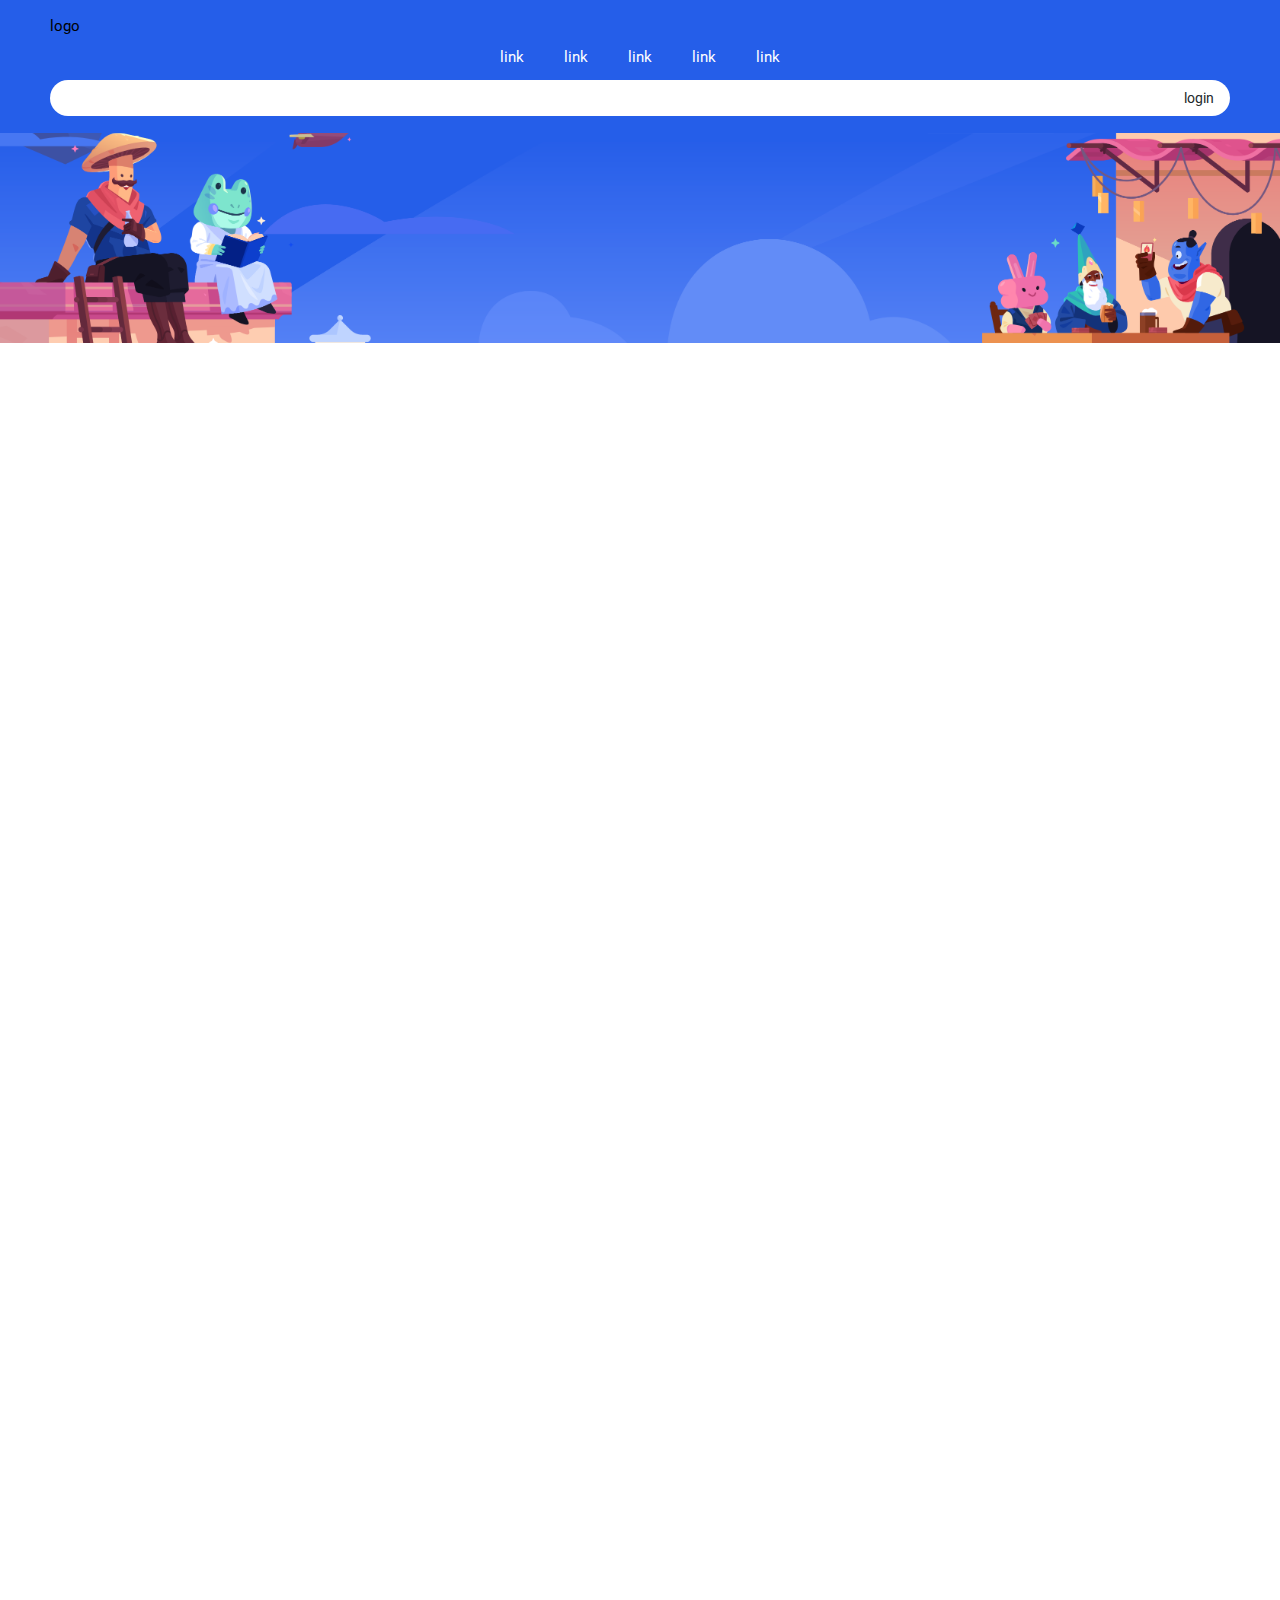
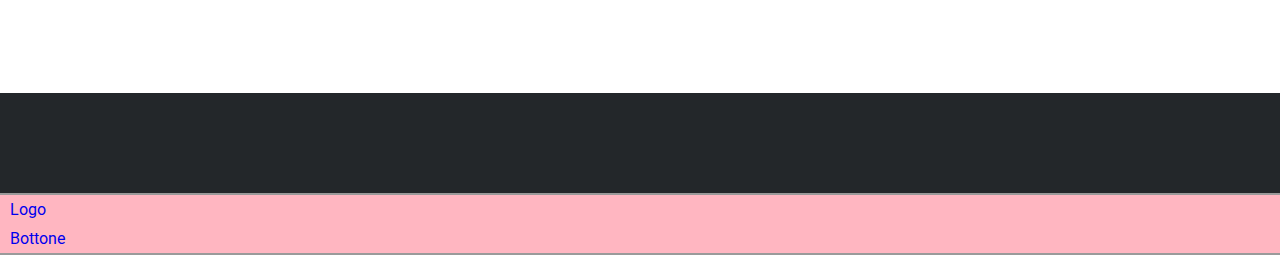
<file: index.html>
<!DOCTYPE html>
<html lang="en">

<head>
    <meta charset="UTF-8">
    <meta http-equiv="X-UA-Compatible" content="IE=edge">
    <meta name="viewport" content="width=device-width, initial-scale=1.0">
    <title>Struttura pagina</title>

    <link rel="stylesheet" href="css/style.css">
</head>

<body>
    <header>
        <div class="section">
            <div class="content">
                <div class="img-logo">logo</div>
                <ul class="nav-link">
                    <li><a href="#">link</a></li>
                    <li><a href="#">link</a></li>
                    <li><a href="#">link</a></li>
                    <li><a href="#">link</a></li>
                    <li><a href="#">link</a></li>
                </ul>
                <div class="button-login">login</div>
            </div>
        </div>
    </header>

    <main>
        <div class="section header">
            <div class="content-header">
                
            </div>
        </div>

        <div class="section">
            <div class="content-main">
                <div class="text"></div>
                <div class="img"></div>
            </div>
        </div>

        <div class="section">
            <div class="content-main reverse">
                <div class="text"></div>
                <div class="img"></div>
            </div>
        </div>

        <div class="section">
            <div class="content-main">
                <div class="text"></div>
                <div class="img"></div>
            </div>
        </div>

        <div class="section">
            <div class="content-main-footer">
    
            </div>
        </div>
    </main>

    <footer>
        <div class="section footer top">
            <div class="content-first"></div>
            <div class="content-second">
                <div class="content-footer"></div>
                <div class="content-footer"></div>
                <div class="content-footer"></div>
                <div class="content-footer"></div>
            </div>
        </div>
        <div class="section footer bottom">
            <div class="content-footer-bottom">
                <ul>
                    <li class="button-footer"><a href="#">Logo</a></li>
                    <li class="button-footer"><a href="#">Bottone</a></li>
                </ul>
            </div>
        </div>
    </footer>
</body>

</html>
</file>
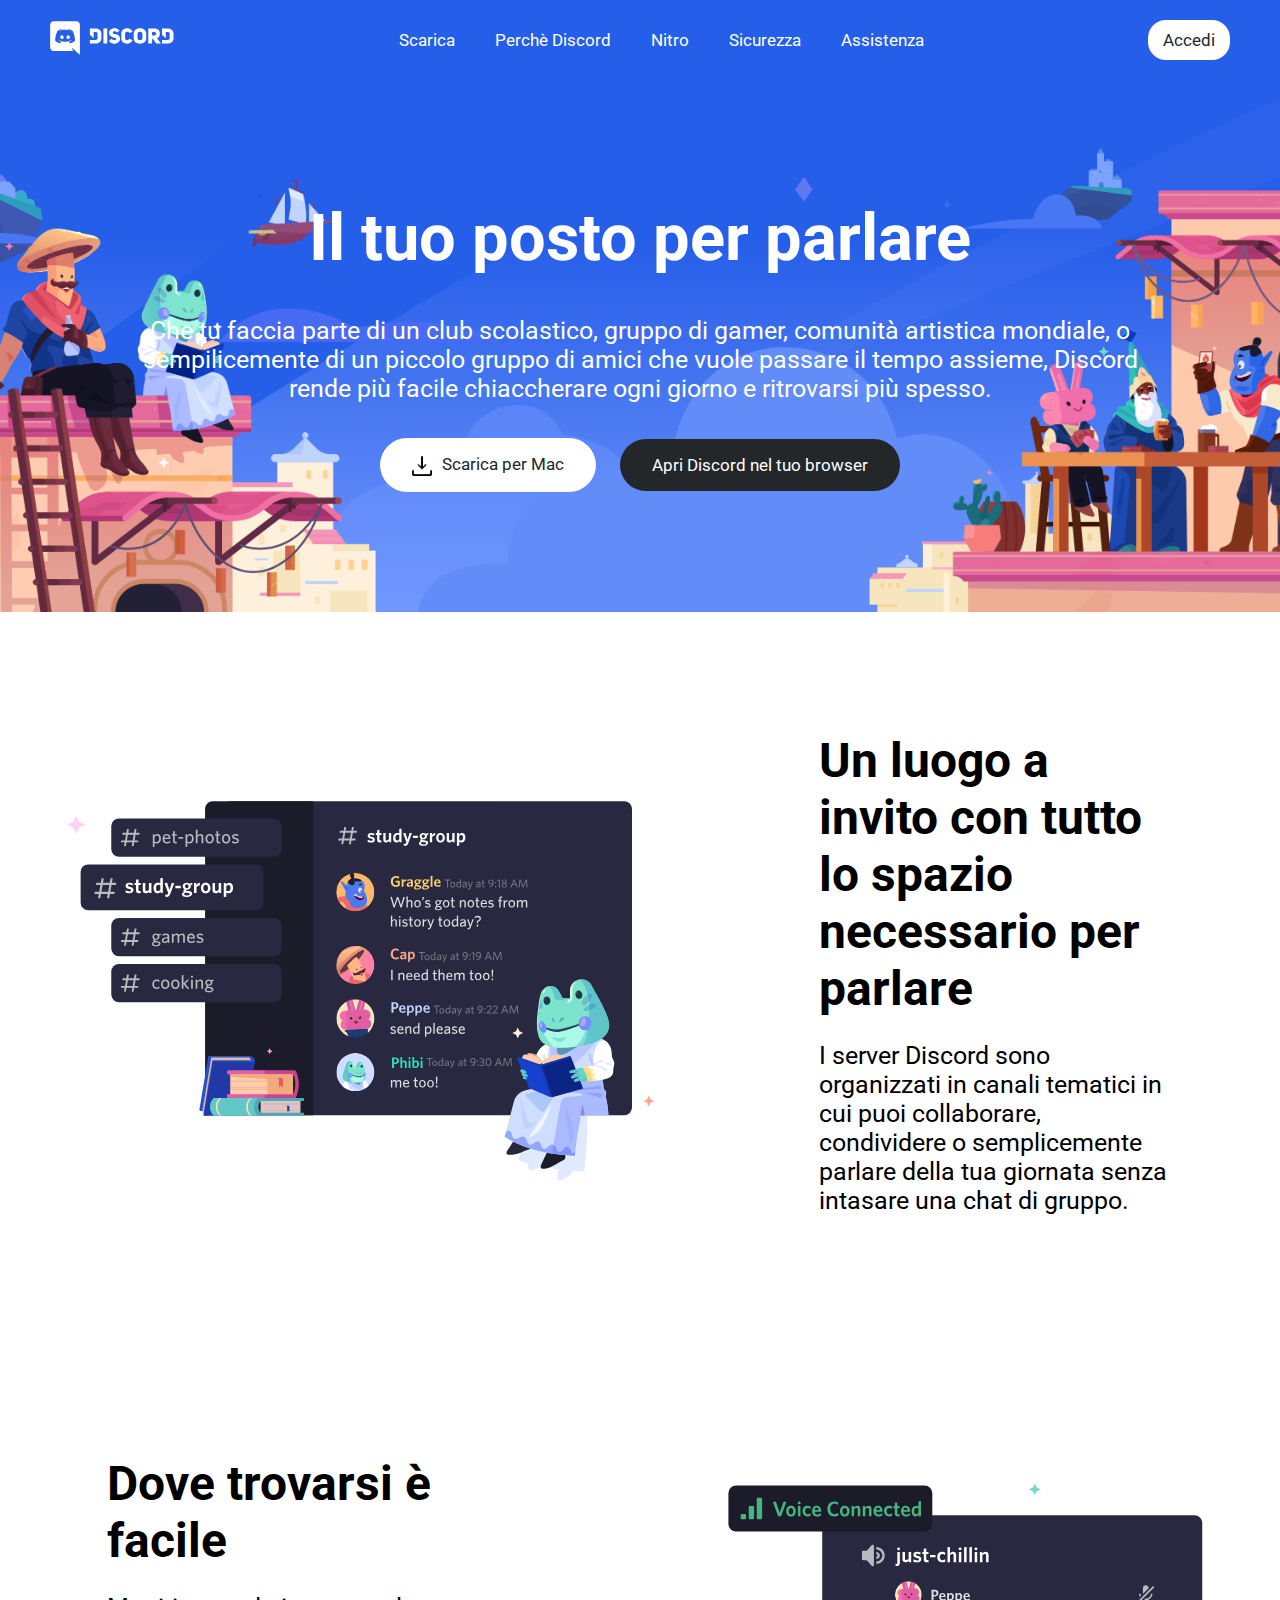
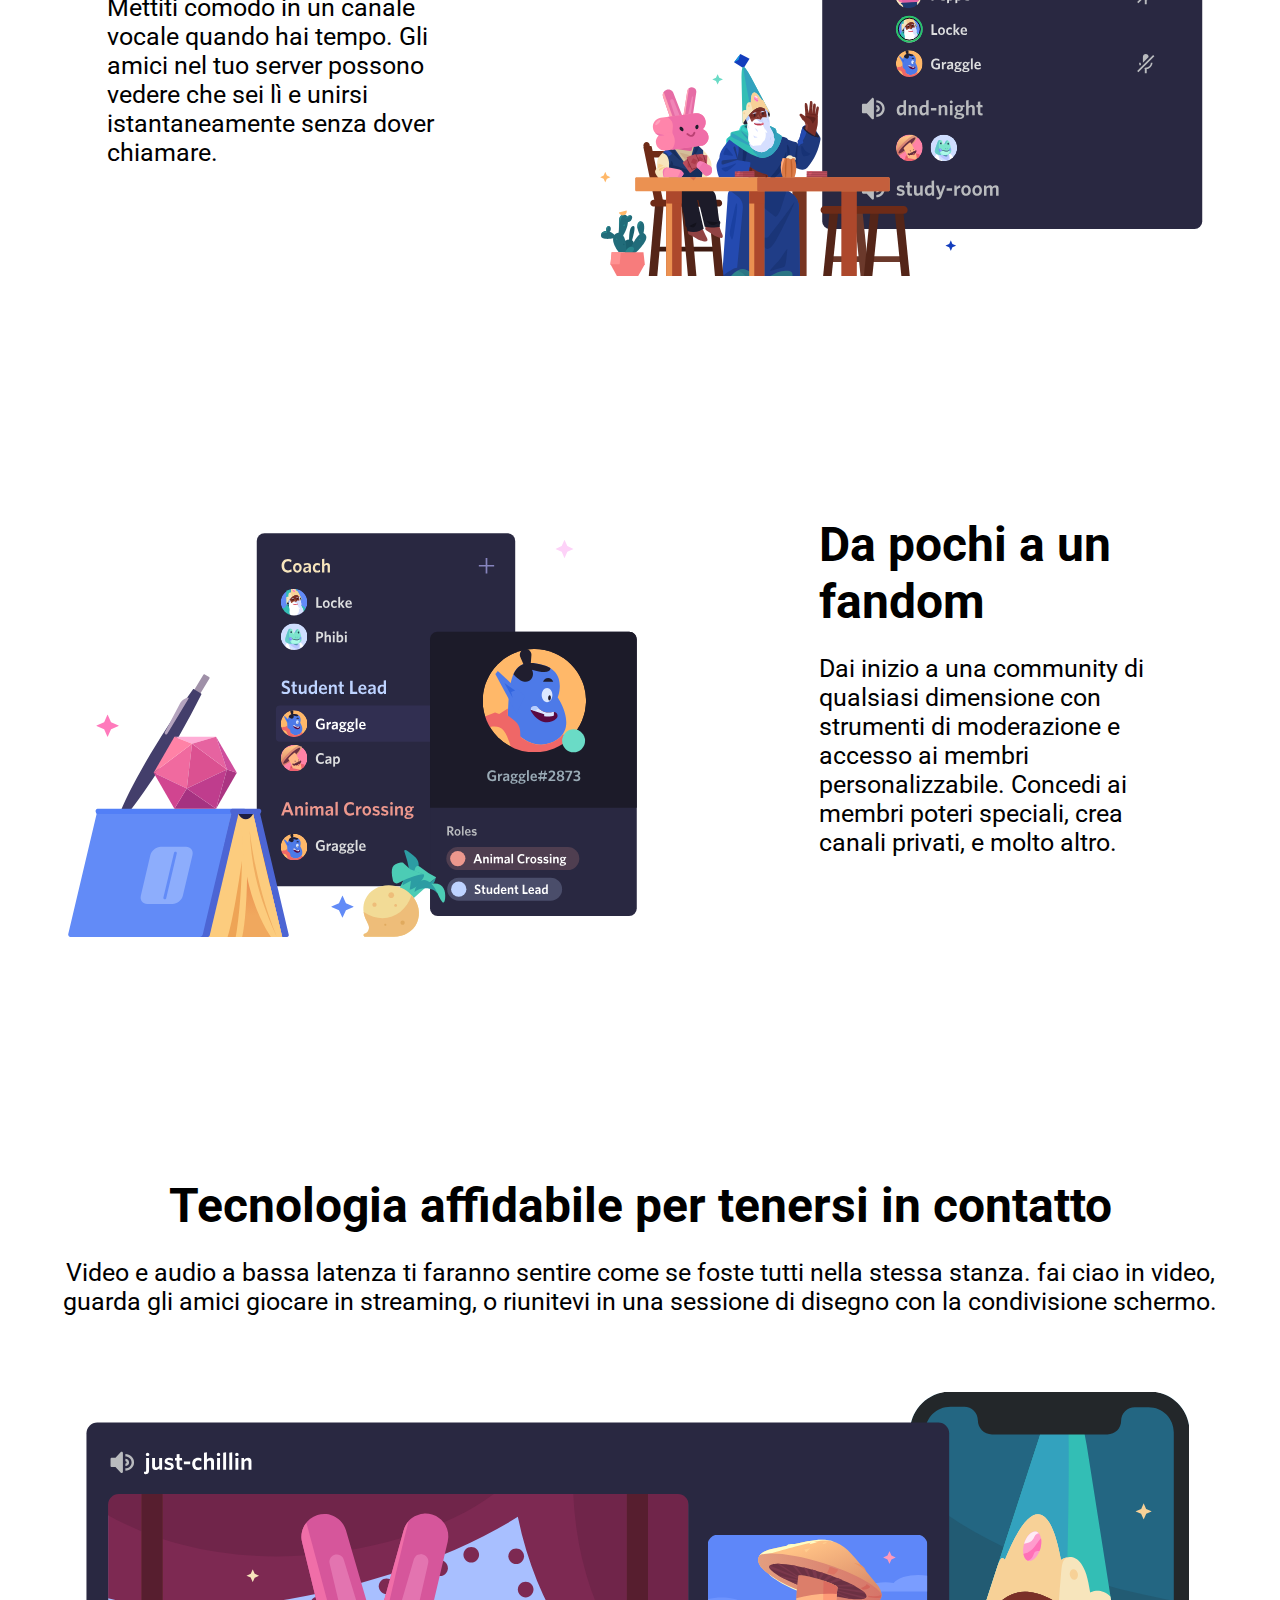
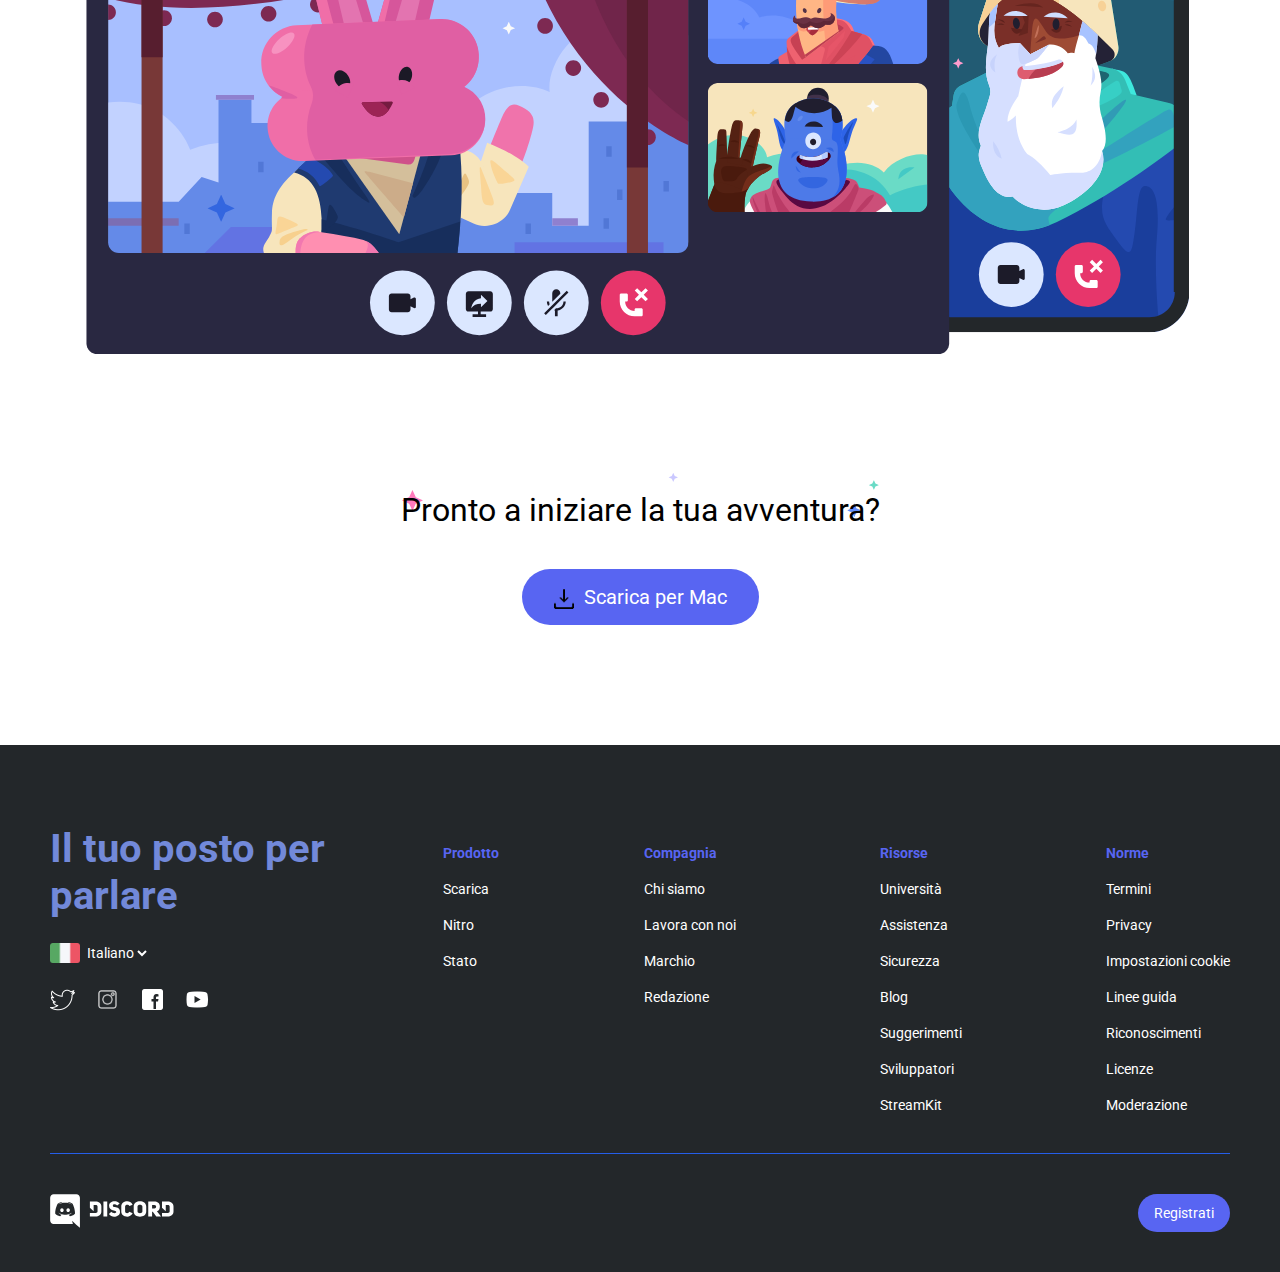
<file: bonus/index.html>
<!DOCTYPE html>
<html lang="en">

<head>
    <meta charset="UTF-8">
    <meta http-equiv="X-UA-Compatible" content="IE=edge">
    <meta name="viewport" content="width=device-width, initial-scale=1.0">
    <title>Discord</title>

    <link rel="stylesheet" href="css/style.css">
</head>

<body>
    <header>
        <div class="header_background_color">
            <div class="structure flex nav">
                <a class="logo" href="#"><img src="img/logo.svg" alt=""></a>
                <ul class="nav_bar flex">
                    <li><a href="#">Scarica</a></li>
                    <li><a href="#">Perchè Discord</a></li>
                    <li><a href="#">Nitro</a></li>
                    <li><a href="#">Sicurezza</a></li>
                    <li><a href="#">Assistenza</a></li>
                </ul>
                <a class="accedi" href="#">Accedi</a>
                <div class="preview">
                    <div class="open_nav"></div>
                </div>
            </div>
        </div>

        <div class="header_background_image">
            <section class="structure">
                <div class="short">
                    <h1>Il tuo posto per parlare</h1>
                    <p>Che tu faccia parte di un club scolastico, gruppo di gamer, comunità artistica mondiale, o
                        sempilicemente di un piccolo gruppo di amici che vuole passare il tempo assieme, Discord rende
                        più facile chiaccherare ogni giorno e ritrovarsi più spesso.</p>
                    <div class="buttons flex">
                        <a href="#" class="download"><img src="img/icon-download.png" alt="icon download">Scarica per
                            Mac</a>
                        <a href="#" class="open">Apri Discord nel tuo browser</a>
                    </div>
                </div>
            </section>
        </div>
    </header>

    <main>
        <section class="structure">
            <div class="row_flex flex">
                <img class="item" src="img/item1.svg" alt="item1">
                <div class="text">
                    <h2>Un luogo a invito con tutto lo spazio necessario per parlare</h2>
                    <p>I server Discord sono organizzati in canali tematici in cui puoi collaborare, condividere o
                        semplicemente parlare della tua giornata senza intasare una chat di gruppo.</p>
                </div>
            </div>
        </section>

        <section class="structure">
            <div class="row_flex flex reverse">
                <img class="item" src="img/item2.svg" alt="item1">
                <div class="text">
                    <h2>Dove trovarsi è facile</h2>
                    <p>Mettiti comodo in un canale vocale quando hai tempo. Gli amici nel tuo server possono vedere che
                        sei lì e unirsi istantaneamente senza dover chiamare.</p>
                </div>
            </div>
        </section>
        
        <section class="structure">
            <div class="row_flex flex">
                <img class="item" src="img/item3.svg" alt="item1">
                <div class="text">
                    <h2>Da pochi a un fandom</h2>
                    <p>Dai inizio a una community di qualsiasi dimensione con strumenti di moderazione e accesso ai
                        membri personalizzabile. Concedi ai membri poteri speciali, crea canali privati, e molto altro.
                    </p>
                </div>
            </div>
        </section>

        <section class="structure big flex">
            <h2>Tecnologia affidabile per tenersi in contatto</h2>
            <p>Video e audio a bassa latenza ti faranno sentire come se foste tutti nella stessa stanza. fai ciao in
                video, guarda gli amici giocare in streaming, o riunitevi in una sessione di disegno con la condivisione
                schermo.</p>
            <img src="img/item4-big.svg" alt="item4-big">
            <div>Pronto a iniziare la tua avventura?</div>
            <a href="#">Scarica per Mac</a>
        </section>
    </main>

    <footer>
        <div class="structure">
            <div class="top flex">
                <div class="left flex">
                    <h3>Il tuo posto per parlare</h3>
                    <div class="language">
                        <select>
                            <option value="0">Italiano</option>
                            <option value="0">English</option>
                        </select>
                    </div>
                    <div class="icons flex">
                        <img src="img/icon-twiter.png" alt="" class="twitter">
                        <img src="img/icon-instagram.png" alt="" class="instagram">
                        <img src="img/icon-facebook.png" alt="" class="facebook">
                        <img src="img/icon-youtube.png" alt="" class="youtube">
                    </div>
                </div>
                <div class="rigth flex">
                    <div class="col">
                        <h4>Prodotto</h4>
                        <ul class="flex" >
                            <li><a href="#">Scarica</a></li>
                            <li><a href="#">Nitro</a></li>
                            <li><a href="#">Stato</a></li>
                        </ul>
                    </div>
                    <div class="col">
                        <h4>Compagnia</h4>
                        <ul class="flex" >
                            <li><a href="#">Chi siamo</a></li>
                            <li><a href="#">Lavora con noi</a></li>
                            <li><a href="#">Marchio</a></li>
                            <li><a href="#">Redazione</a></li>
                        </ul>
                    </div>
                    <div class="col">
                        <h4>Risorse</h4>
                        <ul class="flex" >
                            <li><a href="#">Università</a></li>
                            <li><a href="#">Assistenza</a></li>
                            <li><a href="#">Sicurezza</a></li>
                            <li><a href="#">Blog</a></li>
                            <li><a href="#">Suggerimenti</a></li>
                            <li><a href="#">Sviluppatori</a></li>
                            <li><a href="#">StreamKit</a></li>
                        </ul>
                    </div>
                    <div class="col">
                        <h4>Norme</h4>
                        <ul class="flex" >
                            <li><a href="#">Termini</a></li>
                            <li><a href="#">Privacy</a></li>
                            <li><a href="#">Impostazioni cookie</a></li>
                            <li><a href="#">Linee guida</a></li>
                            <li><a href="#">Riconoscimenti</a></li>
                            <li><a href="#">Licenze</a></li>
                            <li><a href="#">Moderazione</a></li>
                        </ul>
                    </div>
                </div>
            </div>
            <div class="bottom flex">
                <a href="#"><img src="img/logo.svg" alt=""></a>
                <a class="button" href="#">Registrati</a>
            </div>
        </div>
    </footer>
</body>

</html>
</file>
<file: css/style.css>
@import url('https://fonts.googleapis.com/css2?family=Roboto:wght@100;300;400;500;700;900&display=swap');

* {
    margin: 0;
    padding: 0;
    box-sizing: border-box;
    font-family: 'Roboto', sans-serif;
    text-decoration: none;
}

ul,
ol,
menu {
    list-style: none;
}

.section {
    width: 100%;
}

.content {
    width: 1180px;
    margin: 0 auto;
}

.flex {
    display: flex;
}

.border {
    border: 2px dashed black;
}

/* header ==========================================*/

header .section {
    background-color: #add8e6;
    padding: 17px 0;
    font-size: 15px;
}

header .section {
    background-color: #255ee9;
}

header .section .content {
    justify-content: space-between;
    align-items: center;
}

header .section .content>* {
    height: 100%;
}

.nav-link {
    display: flex;
    justify-content: center;
    align-items: center;
    gap: 40px;
    line-height: 45px;
}

.nav-link li a {
    color: #fff;
}

.nav-link li a:hover {
    cursor: pointer;
    text-decoration: underline;
}

.img-logo,
.button-login {
    cursor: pointer;
}

.button-login {
    color: #23272a;
    font-size: 14px;
    padding: 10px 16px;
    background-color: #fff;
    text-align: right;
    border-radius: calc(45px / 2);
}

.button-login:hover {
    color: #5865f2;
}

.section.header {
    padding: 160px 0 50px;
    background-image: url('../img/jumbo.png');
    background-position: center;
    background-size: cover;
}

.section.header .content {
    min-height: 400px;
    text-align: center;
    color: #fff;
}

.section.header .content h1 {
    font-size: 65px;
    margin: 20px 0 35px;
}

.section.header .content p {
    font-size: 25px;
    line-height: 40px;
}

.pulsanti_header {
    justify-content: center;
    gap: 25px;
}

.pulsanti_header * {
    font-size: 26px;
    margin: 15px 0;
    padding: 15px 20px;
    border-radius: calc(62px / 2);
    cursor: pointer;
}

.scarica {
    background-color: #fff;
    color: black;
}

.scarica:hover {
    color: #5865f2;
}

.scarica::before {
    content: '\1F817';
    display: inline-block;
    height: 25px;
    width: 25px;
    text-align: center;
    line-height: 30px;
    font-size: 30px;
}

.apri {
    background-color: #23272a;
}

.apri:hover {
    background-color: #36393f;
}

/* main ============================================*/

/* main main */

.section.main:first-of-type {
    padding-top: 100px;
}

.section.main:last-of-type {
    padding-bottom: 100px;
}

.section .content.main {
    height: 600px;
    gap: 50px;
}

.section .content.main.reverse {
    flex-direction: row-reverse;
}

.text {
    flex-grow: 1;
    flex-direction: column;
    gap: 40px;
}

.text h2 {
    font-size: 55px;
}

.text p {
    font-size: 25px;
}

.img {
    flex-basis: 60%;
    height: 450px;
}

.section.main:nth-of-type(even) {
    background-color: #f6f6f6;
}

svg {
    display: block;
}

/* main footer */

.content.main.footer {
    flex-direction: column;
    min-height: 1200px;
    text-align: center;
    gap: 40px;
}

.content.main.footer h2 {
    font-size: 55px;
}

.content.content.main.footer p {
    font-size: 25px;
}

.content.content.main.footer div {
    font-size: 30px;
    background-image: url('../img/stars.svg');
    background-repeat: no-repeat;
    background-size: contain;
    background-position-y: 20px;
    line-height: 150px;
    display: inline-block;
    width: 550px;
    margin: 0 auto;
    font-weight: bold;
}

.content.content.main.footer a {
    cursor: pointer;
    background-color: #6175bf;
    display: inline-block;
    width: 240px;
    padding: 15px;
    font-size: 25px;
    margin: 0 auto;
    border-radius: 30px;
    transition: all 0.3s;
    color: #fff;
}

.content.content.main.footer a:hover {
    background-color: #7983f5;
    box-shadow: 0 5px 15px gray;
    transition: all 0.3s;
}

.content.content.main.footer a::before {
    content: '\1F817';
    display: inline-block;
    height: 25px;
    width: 25px;
    text-align: center;
    line-height: 30px;
    font-size: 30px;

}

/* footer ==========================================*/
/* part top */

.section.footer.top,
.section.footer.bottom {
    background-color: #23272a;
    border-bottom: 2px solid #9a9a9a;
}

.section.footer.top {
    padding: 50px 0;
}

.content.first,
.content.last {
    min-height: 440px;
}

.content.first {
    flex-basis: 33.33%;
}

.content.last {
    flex-basis: 66.67%;
}

.content-footer {
    flex-grow: 1;
}

.content.first>* {
    margin: 20px 0;
}

.content.first h2 {
    font-size: 40px;
    color: #7289d9;
}

.content.first .language {
    font-size: 18px;
    color: #fff;
}

.content.first .language::before {
    content: '';
    display: inline-block;
    width: 40px;
    height: 25px;
    background-color: red;
    vertical-align: middle;
    margin-right: 8px;
}

.content.first .language::after {
    content: '\2B9F';
    display: inline-block;
    font-weight: 900;
    margin-left: 5px;
}

.icons {
    gap: 20px;
}

.icons img {
    filter: invert(1);
    width: 30px;
    height: 30px;
}

.content-footer h3 {
    color: #7289d9;
    font-size: 16px;
}

.content-footer ul li {
    margin-top: 20px;
}

.content-footer ul li a {
    color: #fff;
}

.content-footer ul li a:hover {
   text-decoration: underline;
}


/* part bottom */

.content.footer.bottom>ul {
    justify-content: space-between;
    padding: 20px 0;
    background-color: #7fffd4;
}

.button-footer {
    background-color: #ffb6c1;
}

.button-footer {
    padding: 5px 10px;
}

.section.footer.bottom {
    padding-bottom: 0;
}
</file>
<file: bonus/css/style.css>
@import url('https://fonts.googleapis.com/css2?family=Roboto:wght@100;300;400;500;700;900&display=swap');

* {
    margin: 0;
    padding: 0;
    box-sizing: border-box;
    font-family: 'Roboto', sans-serif;
}

ul, ol, menu {
    list-style: none;
}

.flex {
    display: flex;
}

.structure {
    max-width: 1260px;
    margin: 0 auto;
    padding: 0 40px;
}

.structure:not(.structure.nav, footer .structure) {
    padding: 120px 40px;
}

/* HEADER NAV */

header .structure {
    align-items: center;
    padding: 20px 40px;
}

.header_background_color {
    background-color: #255ee9;
}

header .structure * {
    font-size: 17px;
}

header .structure .logo {
    margin-right: auto;
}

header .structure .nav_bar a {
    color: #fff;
    text-decoration: none;
}

header .structure .nav_bar a:hover {
    text-decoration: underline;
}

header .structure > .accedi {
    background-color: #fff;
    color: #23272a;
    padding: 10px 15px;
    text-decoration: none;
    border-radius: calc(36px / 2);
    margin-left: auto;

}

header .structure > .accedi:hover {
    color: #5865f2;
}

.nav_bar {
    gap: 40px;
    margin: 0 auto;
}

.header_background_image {
    background-image: url('../img/jumbo.png');
    background-position: center;
    background-size: cover;
    background-repeat: no-repeat;
}

.short {
    margin: 0 auto;
    text-align: center;
    flex-direction: column;
    gap: 40px;
    padding: 0 90px;
}

.short * {
    text-decoration: none;
}

.short h1 {
    font-size: 65px;
    color: #fff;
}

.short p {
    font-size: 25px;
    color: #fff;
    margin-top: 40px;
}

.buttons {
    justify-content: center;
    align-items: center;
    margin-top: 35px;
    gap: 24px;
}

.buttons * {
    padding: 16px 32px;
    font-size: 20px;
    border-radius: calc(56px / 2);
}

.download {
    color: #23272a;
    background-color: #fff;
}

.download:hover {
    color: #5865f2;
}

.download img {
    display: inline-block;
    vertical-align: middle;
    height: 20px;
    border-radius: 0;
    margin-right: 10px;
    padding: 0;
}

.open {
    color: #fff;
    background-color: #23272a;
}

.open:hover {
    background-color: #36393f;
}

.preview {
    display: none;
    height: 40px;
    width: 40px;
    margin-left: 20px;
    position: relative;
    cursor: pointer;
}

.open_nav {
    width: 60%;
    height: 10%;
    margin: 0 auto;
    background-color: #fff;
    position: absolute;
    top: 50%;
    left: 50%;
    transform: translate(-50%, -50%);
}

.open_nav::before {
    content: '';
    display: block;
    width: 100%;
    height: 100%;
    margin: 0 auto;
    background-color: #fff;
    position: absolute;
    top: -150%;
    left: 50%;
    transform: translate(-50%, -50%);
}

.open_nav::after {
    content: '';
    display: block;
    width: 100%;
    height: 100%;
    margin: 0 auto;
    background-color: #fff;
    position: absolute;
    top: 250%;
    left: 50%;
    transform: translate(-50%, -50%);
}

@media (max-width: 1025px) {
    .preview {
        display: block;
    }
    .nav_bar {
        height: 0;
        overflow: hidden;
    }
    .short {
        margin: 0;
        text-align: left;
        flex-direction: column;
        gap: 40px;
        padding: 120px 0;
    }
    .buttons {
        flex-direction: column;
        align-items: flex-start;
    }
    .header_background_image {
        background-position: right;
    }
}

/* MAIN */

.row_flex {
    gap: 120px;
}

.item {
    max-width: 55%;
}

.text {
    flex-basis: 30%;
    font-size: 25px;
}

.structure h2 {
    font-size: 48px;
}

.text p {
    margin-top: 24px;
}

.reverse {
    flex-direction: row-reverse;
}

.big {
    text-align: center;
    flex-direction: column;
    align-items: center;
}

.big img {
    width: 100%;
}

.big p {
    margin-top: 24px;
    font-size: 25px;
}

.big div {
    margin-top: 30px;
    font-size: 32px;
    background-image: url('../img/stars.svg');
    background-position: center;
    background-repeat: no-repeat;
    background-size: contain;
    padding-top: 30px;
}

.big a {
    font-size: 20px;
    color: #fff;
    background-color: #5865f2;
    text-decoration: none;
    padding: 16px 32px;
    border-radius: 28px;
    margin-top: 40px;
    vertical-align: middle;
    transition: all 0.2s;
}

.big a::before {
    vertical-align: middle;
    content: '';
    display: inline-block;
    width: 20px;
    height: 20px;
    background-image: url('../img/icon-download.png');
    background-size: cover;
    background-position: center;
    margin-right: 10px;
}

.big a:hover {
    background-color: #7983f5;
    box-shadow: 0 4px 15px gray;
}

@media (max-width: 1025px) {
    .row_flex {
        flex-direction: column;
        gap: 10px;
    }
    .item {
        max-width: 100%;
    }
    .text {
        font-size: 20px;
    }
    .structure h2 {
        font-size: 28px;
    }
    .big p {
        font-size: 20px;
    }
}


/* FOOTER */

footer {
    background-color: #23272a;
}

footer .structure {
    padding: 40px 40px;
}

.top h3 {
    font-size: 40px;
    color: #7289d9;
}

.top .icons {
    gap: 20px;
}

.top img {
    width: 25px;
    height: 25px;
    filter: invert(1);
}

.left {
    flex-basis: 33.33%;
    flex-direction: column;
    gap: 24px;
    align-items: flex-start;
}

.language {
    background-color: transparent;
    border: initial;
    color: #fff;
}

.language * {
    vertical-align: middle;
}

.language::before {
    content: '';
    display: inline-block;
    background-image: url('../img/ita.png');
    width: 30px;
    height: 20px;
    background-position: center;
    background-size: cover;
    background-repeat: no-repeat;
    vertical-align: middle;
    border-radius: 0;
}

select {
    background-color: transparent;
    border: 0;
    color: #fff;
    cursor: pointer;
}

option {
    color: #fff;
    background-color: #23272a;
}

.rigth {
    flex-grow: 1;
    justify-content: space-between;
}

.rigth h4 {
    color: #5865f2;
    margin: 20px 0;
}

.rigth ul {
    flex-direction: column;
    gap: 20px;
}

.rigth ul a {
    color: #fff;
    text-decoration: none;
}

.rigth ul a:hover {
    text-decoration: underline;
}

.top {
    border-bottom: 1px solid #255ee9;
    padding: 40px 0;
}

.top * {
    font-size: 14px;
}

.bottom {
    justify-content: space-between;
    padding-top: 40px;
    align-items: center;
}

.bottom .button {
    background-color: #5865f2;
    padding: 7px 16px;
    font-size: 14px;
    text-decoration: none;
    color: #fff;
    border-radius: calc(38px / 2);
    line-height: 24px;
    transition: all 0.2s;
}

.bottom .button:hover {
    background-color: #7983f5;
}
</file>
